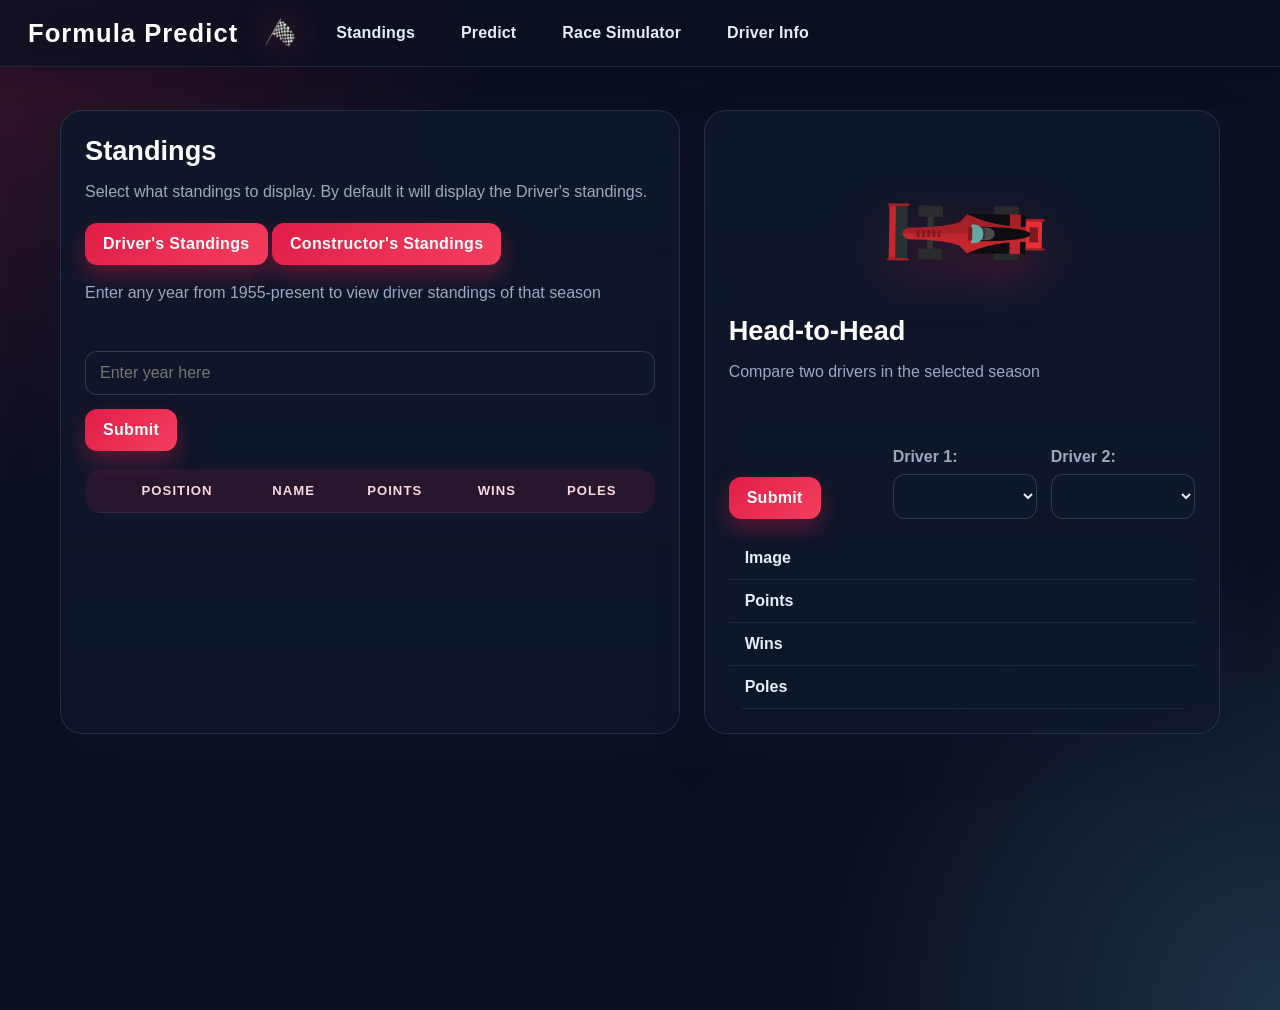
<file: index.html>
<!DOCTYPE html>
<html lang="en">
<head>
    <meta charset="UTF-8">
    <meta name="viewport" content="width=device-width, initial-scale=1.0">
    <link rel="stylesheet" href="./styles/styles.css?v=3">
    <script src="./scripts/script.js" defer></script>   
    <title>Formula Predict</title>
</head>
<body>
    <ul id="nav">
        <li><h1 class="head">Formula Predict</h1></li>
        <li><img src="./images/checkeredFlag.png" height="40px" width="40px"></li>
        <li><a href="./index.html">Standings</a></li>
        <li><a href="./sections/predict.html">Predict</a></li>
        <li><a href="./sections/project.html">Race Simulator</a></li>
        <li><a href="./sections/driverInfo.html">Driver Info</a></li>
    </ul>
    <div class="head">
        <!-- <h1 id="head">Formula Predict</h1> -->
    </div>
    <div class="wrapper">
        <section class="stnds">
            <h2>Standings</h2>
            <div class="tabs">
                <p>Select what standings to display. By default it will display the Driver's standings.</p>
                <button class="tabLinks" onclick="getUser('d')">Driver's Standings</button>
                <button class="tabLinks" onclick="getUser('c')">Constructor's Standings</button>
            </div>
            <p>Enter any year from 1955-present to view driver standings of that season</p>
            <div id="errorYear" style="color: red;"></div>
            <input type="number" id="year" placeholder="Enter year here">
            <button id="smt" onclick="saveInput()">Submit</button><br>
            
            <table id="tab">
                <thead>
                    <tr>
                        <th></th>
                        <th>Position</th>
                        <th>Name</th>
                        <th>Points</th>
                        <th>Wins</th>
                        <th>Poles</th>
                    </tr>
                </thead>
                <tbody id="tbod"></tbody>
            </table>
        </section>
        <section class="h2h">
            <img src="./images/f1carTOP.png" width="200px" height="200px">
            <h2>Head-to-Head</h2>
            <p>Compare two drivers in the selected season</p>
            <div id="errorDriv" style="color: red;"></div>
            <div id="drivs">
                <button id="h2hB">Submit</button>
                <label for="driv1">Driver 1:
                <select name="driv1" id="driv1">
                    <option value="" disabled selected>Select an driver</option>
                </select></label>
                <label for="driv2">Driver 2:
                <select name="driv2" id="driv2">
                    <option value="" disabled selected>Select an driver</option>
                </select></label>
            </div>
            <table id="comp">
                <tbody>
                    <tr>
                        <th>Image</th>
                    </tr>
                    <tr>
                        <th>Points</th>
                    </tr>
                    <tr>
                        <th>Wins</th>
                    </tr>
                    <tr>
                        <th>Poles</th>
                    </tr>
                </tbody>
            </table>
        </section>
    </div>
</body>
</html>
</file>
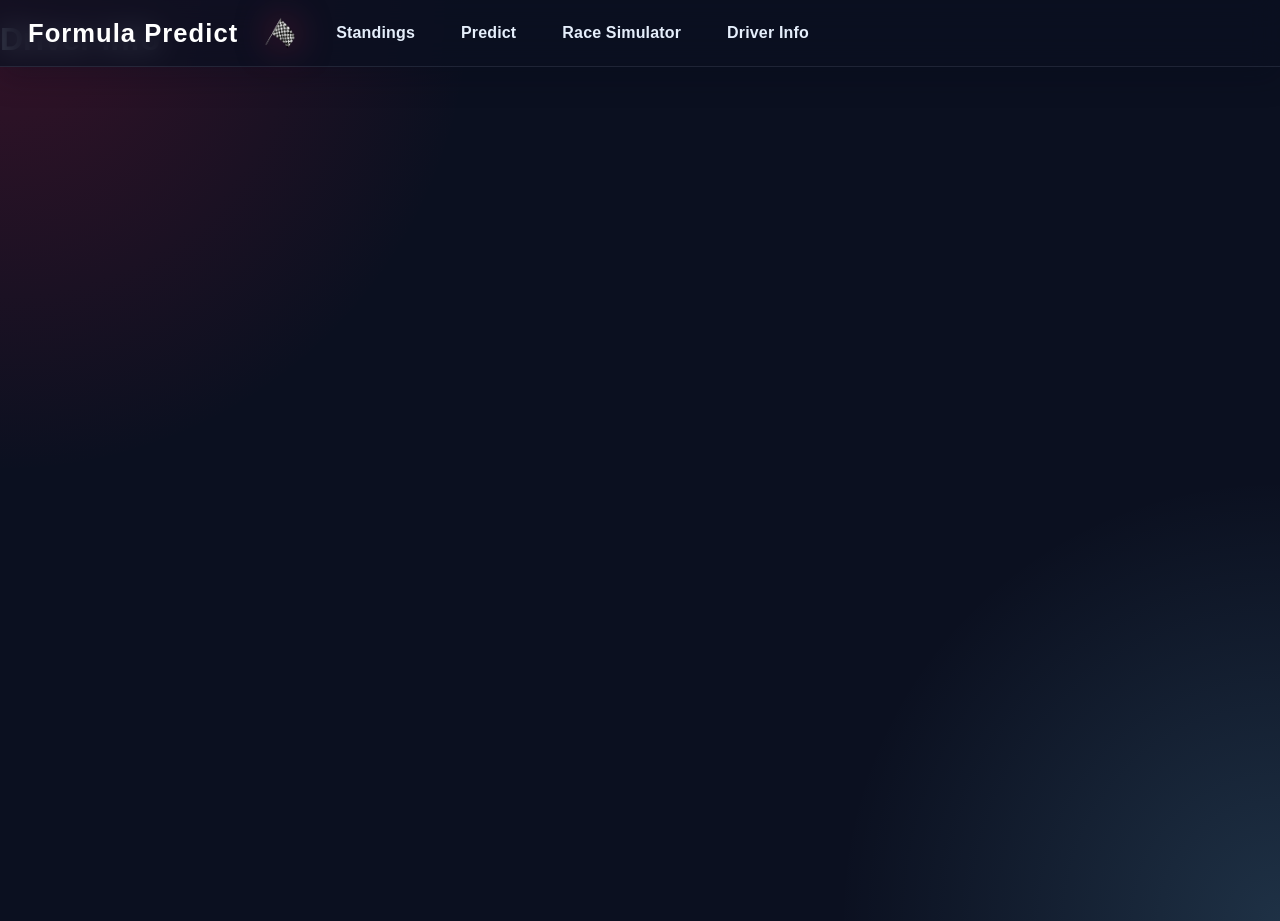
<file: sections/driverInfo.html>
<!DOCTYPE html>
<html lang="en">
<head>
    <meta charset="UTF-8">
    <meta name="viewport" content="width=device-width, initial-scale=1.0">
    <link rel="stylesheet" href="../styles/styles.css?v=2">
    <script src="../scripts/driverInfo.js" defer></script>   
    <title>Formula Predict</title>
</head>
<body>
    <ul id="nav">
        <li><h1 class="head">Formula Predict</h1></li>
        <li><img src="../images/checkeredFlag.png" height="40px" width="40px"></li>
        <li><a href="../index.html">Standings</a></li>
        <li><a href="predict.html">Predict</a></li>
        <li><a href="project.html">Race Simulator</a></li>
        <li><a href="driverInfo.html">Driver Info</a></li>
    </ul>
    <div class="head">
        <h1 id="head">Driver Info</h1>
    </div>
    <ul id="driverList" class="eliminated-list" aria-live="polite">

    </ul>
    
</body>
</html>
</file>
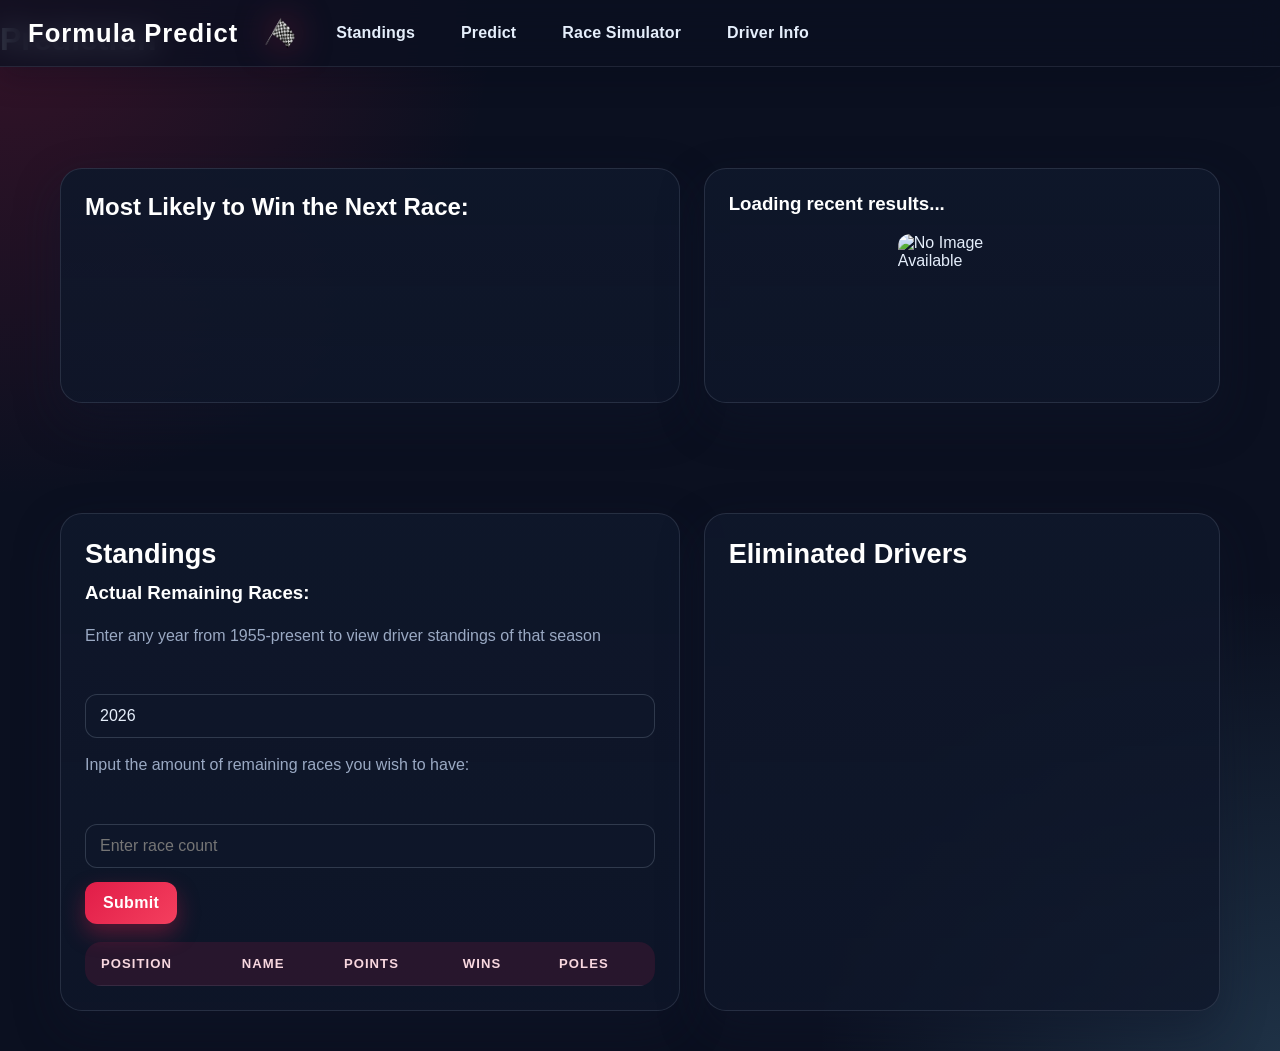
<file: sections/predict.html>
<!DOCTYPE html>
<html lang="en">
<head>
    <meta charset="UTF-8">
    <meta name="viewport" content="width=device-width, initial-scale=1.0">
    <link rel="stylesheet" href="../styles/styles.css">
    <script src="../scripts/pred.js" defer></script>
    <title>Formula Predict</title>
</head>
<body>
    <ul id="nav">
        <li><h1 class="head">Formula Predict</h1></li>
        <li><img src="../images/checkeredFlag.png" height="40px" width="40px"></li>
        <li><a href="../index.html">Standings</a></li>
        <li><a href="predict.html">Predict</a></li>
        <li><a href="project.html">Race Simulator</a></li>
        <li><a href="driverInfo.html">Driver Info</a></li>
    </ul>
    <div class="head">
        <h1 id="head">Prediction</h1>
    </div>
    <div class="mostLikely">
        <section>
            <h1>Most Likely to Win the Next Race:</h1>
            <h2 id="raceName"></h2>
        </section>
        <section>
            <h3 id="winner">Loading recent results...</h3>
            <img id="driverIMG" alt="No Image Available" hidden>
        </section>
        
    </div>
    <div class="wrapper">
        <section class="stnds">
            <h2>Standings</h2>
            <h3 id="rr">Actual Remaining Races: </h3>
            <p>Enter any year from 1955-present to view driver standings of that season</p>
            <div id="errorYear" style="color: red;"></div>
            <input type="number" id="year" placeholder="Enter year here">
            <!-- <button id="smt" onclick="saveInput()">Submit</button><br> -->
            <p>Input the amount of remaining races you wish to have:</p>
            <!-- <input type="number" id="y" placeholder="Enter the year"> -->
            <div id="errorRace" style="color: red;"></div>
            <input type="number" id="r" placeholder="Enter race count">
            <button id="smt" onclick="saveInput()">Submit</button><br>
            <table id="tab">
                <thead>
                    <tr>
                        <th>Position</th>
                        <th>Name</th>
                        <th>Points</th>
                        <th>Wins</th>
                        <th>Poles</th>
                    </tr>
                </thead>
                <tbody id="tbod"></tbody>
            </table>
        </section>
        <section class="elim">
            <h2>Eliminated Drivers</h2>
            <p id="eliminatedSummary" aria-live="polite"></p>
            <ul id="el" class="eliminated-list" aria-live="polite"></ul>
        </section>
    </div>
</body>
</html>
</file>
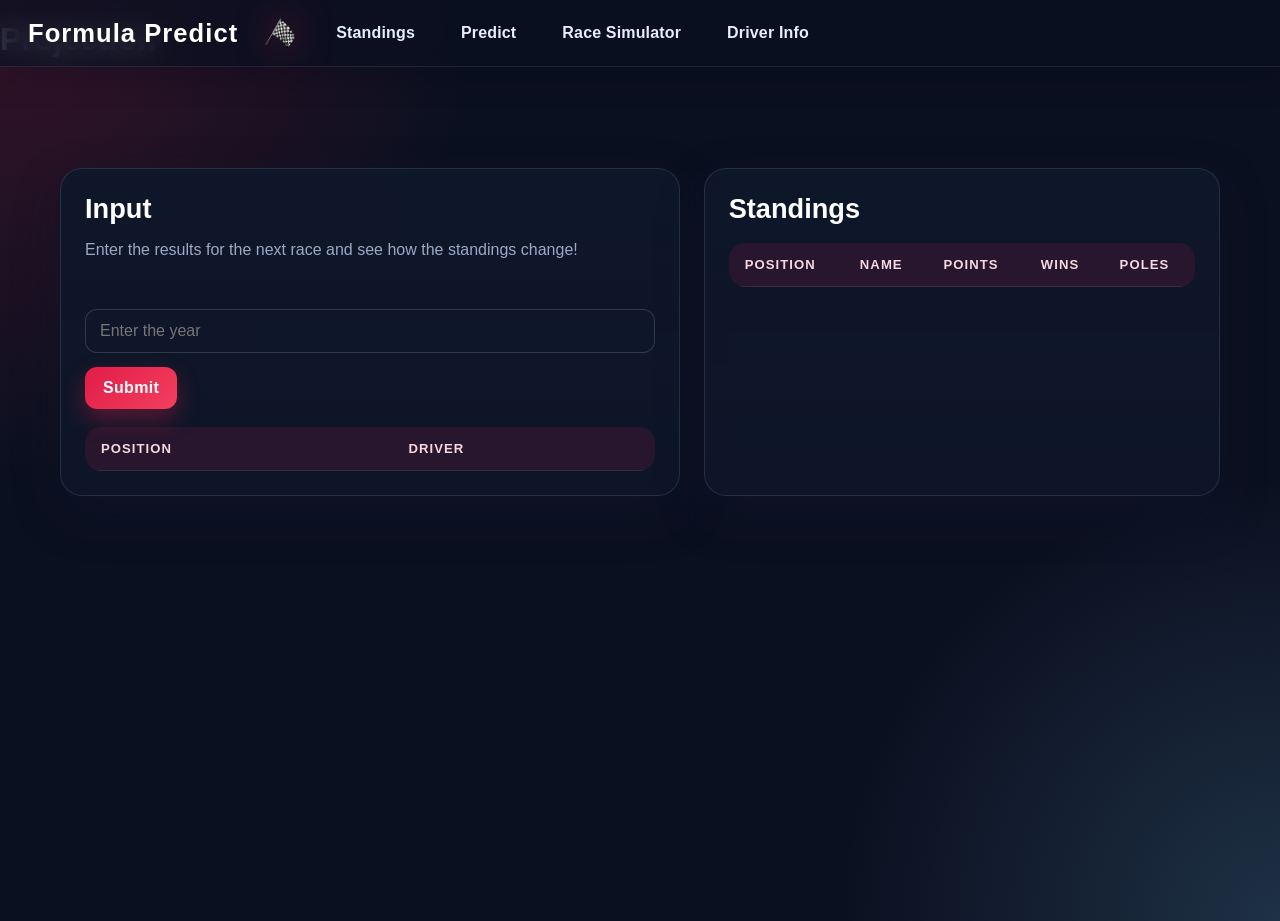
<file: sections/project.html>
<!DOCTYPE html>
<html lang="en">
<head>
    <meta charset="UTF-8">
    <meta name="viewport" content="width=device-width, initial-scale=1.0">
    <link rel="stylesheet" href="../styles/styles.css">
    <script src="../scripts/proj.js" defer></script>
    <title>Formula Predict</title>
</head>
<body>
    <ul id="nav">
        <li><h1 class="head">Formula Predict</h1></li>
        <li><img src="../images/checkeredFlag.png" height="40px" width="40px"></li>
        <li><a href="../index.html">Standings</a></li>
        <li><a href="predict.html">Predict</a></li>
        <li><a href="project.html">Race Simulator</a></li>
        <li><a href="driverInfo.html">Driver Info</a></li>
    </ul>
    <div class="head">
        <h1 id="head">Projection</h1>
    </div>
    <div class="wrapper">
        <section class="input">
            <h2>Input</h2>
            <p>Enter the results for the next race and see how the standings change!</p>
            <div id="errorYear" style="color: red;"></div>
            <input type="number" id="year" placeholder="Enter the year">
            <button id="smt" onclick="saveInput()">Submit</button><br>
            <table id="itable">
                <thead>
                    <tr>
                        <th>Position</th>
                        <th>Driver</th>
                    </tr>
                </thead>
                    <tbody id="inputRows"></tbody>
            </table>
        </section>
        <section class="stnds">
            <h2>Standings</h2>
            <table id="tab">
                <thead>
                    <tr>
                        <th>Position</th>
                        <th>Name</th>
                        <th>Points</th>
                        <th>Wins</th>
                        <th>Poles</th>
                    </tr>
                </thead>
                <tbody id="tbod"></tbody>
            </table>
        </section>
    </div>
</body>
</html>
</file>
<file: styles/styles.css>
:root {
  --bg: #0b1020;
  --bg-elevated: rgba(15, 24, 37, 0.9);
  --panel: rgba(19, 29, 44, 0.9);
  --panel-border: rgba(148, 163, 184, 0.18);
  --card-soft: rgba(15, 23, 42, 0.78);
  --text: #e5eefb;
  --muted: #9aa9c3;
  --accent: #e11d48;
  --accent-strong: #f43f5e;
  --accent-soft: rgba(225, 29, 72, 0.18);
  --highlight: #7dd3fc;
  --shadow: 0 18px 45px rgba(15, 23, 42, 0.45);
}

* {
  box-sizing: border-box;
}

html {
  scroll-behavior: smooth;
}

body {
  margin: 0;
  padding: 0;
  min-height: 100vh;
  font-family: "Segoe UI", Tahoma, Geneva, Verdana, sans-serif;
  background:
    radial-gradient(circle at top left, rgba(225, 29, 72, 0.2), transparent 30%),
    radial-gradient(circle at bottom right, rgba(125, 211, 252, 0.17), transparent 28%),
    var(--bg);
  color: var(--text);
}

img {
  max-width: 100%;
  display: block;
}

.wrapper, .mostLikely {
  max-width: 1200px;
  margin: 110px auto 40px;
  padding: 0 20px;
  display: grid;
  grid-template-columns: minmax(0, 1.2fr) minmax(0, 1fr);
  gap: 24px;
}

#nav {
  position: fixed;
  top: 0;
  left: 0;
  right: 0;
  z-index: 20;
  display: flex;
  align-items: center;
  gap: 14px;
  list-style: none;
  margin: 0;
  padding: 14px 28px;
  background: rgba(11, 16, 32, 0.78);
  border-bottom: 1px solid rgba(148, 163, 184, 0.15);
  backdrop-filter: blur(14px);
  box-shadow: 0 10px 30px rgba(2, 6, 23, 0.25);
}

#nav li {
  display: flex;
  align-items: center;
}

#nav li a {
  display: inline-flex;
  align-items: center;
  justify-content: center;
  padding: 10px 16px;
  border-radius: 999px;
  color: var(--text);
  text-decoration: none;
  font-weight: 600;
  letter-spacing: 0.01em;
  transition: background-color 0.2s ease, transform 0.2s ease;
}

#nav li a:hover {
  background: rgba(148, 163, 184, 0.14);
  transform: translateY(-1px);
}

#nav .head {
  margin: 0;
  padding: 0 10px 0 0;
  font-size: clamp(1.4rem, 2vw, 1.8rem);
  color: #ffffff;
  letter-spacing: 0.04em;
}

#nav img {
  width: 36px;
  height: 36px;
  border-radius: 10px;
  margin-right: 8px;
  filter: drop-shadow(0 0 18px rgba(225, 29, 72, 0.55));
}

section {
  background: linear-gradient(180deg, rgba(15, 23, 42, 0.94), rgba(15, 23, 42, 0.82));
  border: 1px solid var(--panel-border);
  border-radius: 22px;
  padding: 24px;
  box-shadow: var(--shadow);
}

section h2,
section h3,
section h1 {
  margin-top: 0;
  color: #ffffff;
}

section h2 {
  margin-bottom: 12px;
  font-size: clamp(1.7rem, 2vw, 2.3rem);
}

section p {
  color: var(--muted);
  line-height: 1.6;
  margin: 0 0 18px;
}

.h2h {
  display: flex;
  flex-direction: column;
  justify-content: flex-start;
}

.h2h img {
  width: 180px;
  height: auto;
  margin: 0 auto 10px;
  filter: drop-shadow(0 18px 26px rgba(224, 27, 65, 0.28));
}

#comp td:has(img) {
  height: 75px;
  background: rgba(148, 163, 184, 0.1);

}
#comp td img {
  flex: 0 0 64px;
  width: 64px;
  height: 72px;
  object-fit: cover;
  object-position: top;
  border-radius: 10px; 
}
#driverIMG {
  /* width: min(100%, 140px); */
  width: 128px;
  height: 144px;
  max-height: 160px;
  /* object-fit: contain; */
  object-fit: cover;
  object-position: top;
  margin: 0 auto;
  border-radius: 12px;
}

input,
select,
button {
  font: inherit;
}

input,
select {
  width: 100%;
  padding: 12px 14px;
  border-radius: 12px;
  border: 1px solid rgba(148, 163, 184, 0.25);
  background: rgba(15, 23, 42, 0.8);
  color: var(--text);
  outline: none;
  transition: border-color 0.2s ease, box-shadow 0.2s ease;
}

input:focus,
select:focus {
  border-color: rgba(125, 211, 252, 0.8);
  box-shadow: 0 0 0 4px rgba(125, 211, 252, 0.14);
}

button {
  border: none;
  border-radius: 12px;
  padding: 12px 18px;
  background: linear-gradient(135deg, var(--accent), var(--accent-strong));
  color: #fff;
  cursor: pointer;
  font-weight: 700;
  letter-spacing: 0.02em;
  transition: transform 0.2s ease, box-shadow 0.2s ease, filter 0.2s ease;
  box-shadow: 0 10px 22px rgba(225, 29, 72, 0.35);
}

button:hover {
  transform: translateY(-1px);
  filter: brightness(1.04);
}


#year,
#r {
  margin-bottom: 14px;
}

.tabs {
  margin-bottom: 15px;
}

#errorYear,
#errorDriv,
#errorRace {
  min-height: 20px;
  margin-bottom: 8px;
  color: #fca5a5;
  font-weight: 600;
}

table {
  width: 100%;
  border-collapse: collapse;
  margin-top: 18px;
  overflow: hidden;
  border-radius: 16px;
  background: rgba(15, 23, 42, 0.45);
}

thead th {
  text-align: left;
  padding: 14px 16px;
  background: rgba(225, 29, 72, 0.12);
  color: #f8d7df;
  border-bottom: 1px solid rgba(148, 163, 184, 0.14);
  font-size: 0.82rem;
  letter-spacing: 0.08em;
  text-transform: uppercase;
}

tbody td,
tbody th {
  padding: 12px 16px;
  border-bottom: 1px solid rgba(148, 163, 184, 0.12);
  color: var(--text);
}

tbody tr:hover {
  background: rgba(148, 163, 184, 0.05);
}

#tab,
#comp,
#itable {
  width: 100%;
}
.standingsIMG img {
  /* flex: 0 0 64px; */
  width: 48px;
  height: 54px;
  object-fit: cover;
  object-position: top;
  border-radius: 10px;
  background: rgba(148, 163, 184, 0.1);
}
.cStandingsIMG img {
  /* flex: 0 0 64px; */
  /* width: 256px;
  height: 72px; */
  height: auto;
  /* object-fit: cover; */
  object-position: top;
  border-radius: 10px;
  background: rgba(148, 163, 184, 0.1);
}
#comp td.h2hStandingsIMG img {
  width: min(100%, 200px);
  height: auto;
  object-fit: contain;
  border-radius: 10px;
  background: rgba(148, 163, 184, 0.1);
  margin: 0 auto;
}
.eliminated-list {
  display: grid;
  grid-template-columns: repeat(auto-fit, minmax(min(100%, 220px), 1fr));
  gap: 12px;
  list-style: none;
  margin: 18px 0 0;
  padding: 0;
}

.eliminated-card {
  display: flex;
  align-items: center;
  gap: 14px;
  min-width: 0;
  padding: 12px;
  border: 1px solid rgba(148, 163, 184, 0.16);
  border-radius: 16px;
  background: rgba(15, 23, 42, 0.65);
}

.eliminated-card img {
  flex: 0 0 64px;
  width: 64px;
  height: 72px;
  object-fit: cover;
  object-position: top;
  border-radius: 10px;
  background: rgba(148, 163, 184, 0.1);
}

.eliminated-card-details {
  min-width: 0;
  flex: 1;
}

.eliminated-card h3 {
  margin: 0 0 5px;
  color: #fff;
  font-size: 1rem;
}

.eliminated-card p {
  margin: 2px 0;
  font-size: 0.85rem;
}

.eliminated-card .eliminated-maximum {
  color: #fda4af;
}

.eliminated-position {
  align-self: flex-start;
  padding: 4px 8px;
  border-radius: 999px;
  background: var(--accent-soft);
  color: #fda4af;
  font-size: 0.8rem;
  font-weight: 700;
}

#drivs {
  display: grid;
  grid-template-columns: 150px minmax(0, 1fr) minmax(0, 1fr);
  gap: 14px;
  align-items: end;
  margin-top: 18px;
}

#drivs label {
  display: flex;
  flex-direction: column;
  gap: 8px;
  color: var(--muted);
  font-weight: 600;
}

#drivs button {
  justify-self: start;
  align-self: end;
}

#comp {
  margin-top: 18px;
  table-layout: fixed;
}

#comp th:first-child {
  width: 30%;
  text-align: left;
}

#comp td {
  width: 35%;
  text-align: center;
}

#comp td :not(:first-child) {
  text-align: center;
}

.stnds {
  margin-left: 0;
}

.fill {
  width: 100%;
  height: 100%;
}

@media (max-width: 860px) {
  .wrapper {
    grid-template-columns: 1fr;
  }

  #nav {
    flex-wrap: wrap;
    gap: 8px 12px;
    padding: 12px 18px;
  }

  #drivs {
    grid-template-columns: 1fr;
  }

  #drivs button {
    width: 100%;
  }
}

@media (max-width: 480px) {
  section {
    padding: 18px;
  }

  .wrapper {
    padding: 0 14px;
    margin-top: 130px;
  }

  thead th,
  tbody td,
  tbody th {
    padding-left: 10px;
    padding-right: 10px;
  }
}
</file>
